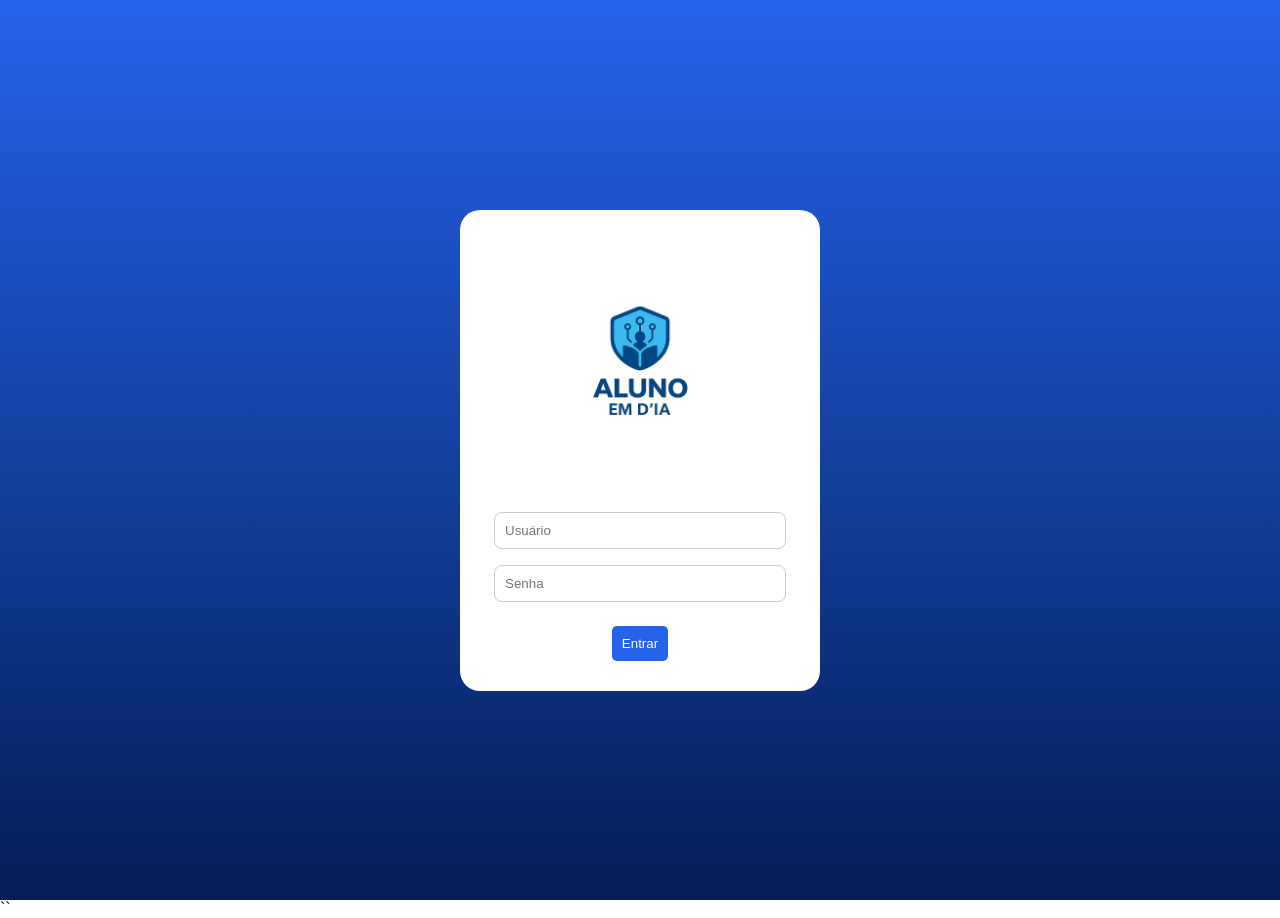
<file: index.html>
<!DOCTYPE html>
<html>
<head>
<link rel="stylesheet" href="style.css">
<script src="app.js"></script>
</head>

<body>

<div class="bg">
<div class="login-box">

<div style="background:white;padding:5px;border-radius:5px;display:inline-block;">
  <img src="logo.jpg" style="width:250px;">
</div>
<input id="usuario" placeholder="Usuário">
<input id="senha" type="password" placeholder="Senha">

<p id="erro" class="error"></p>

<button onclick="login()">Entrar</button>

</div>
</div>

</body>
</html>
``
</file>
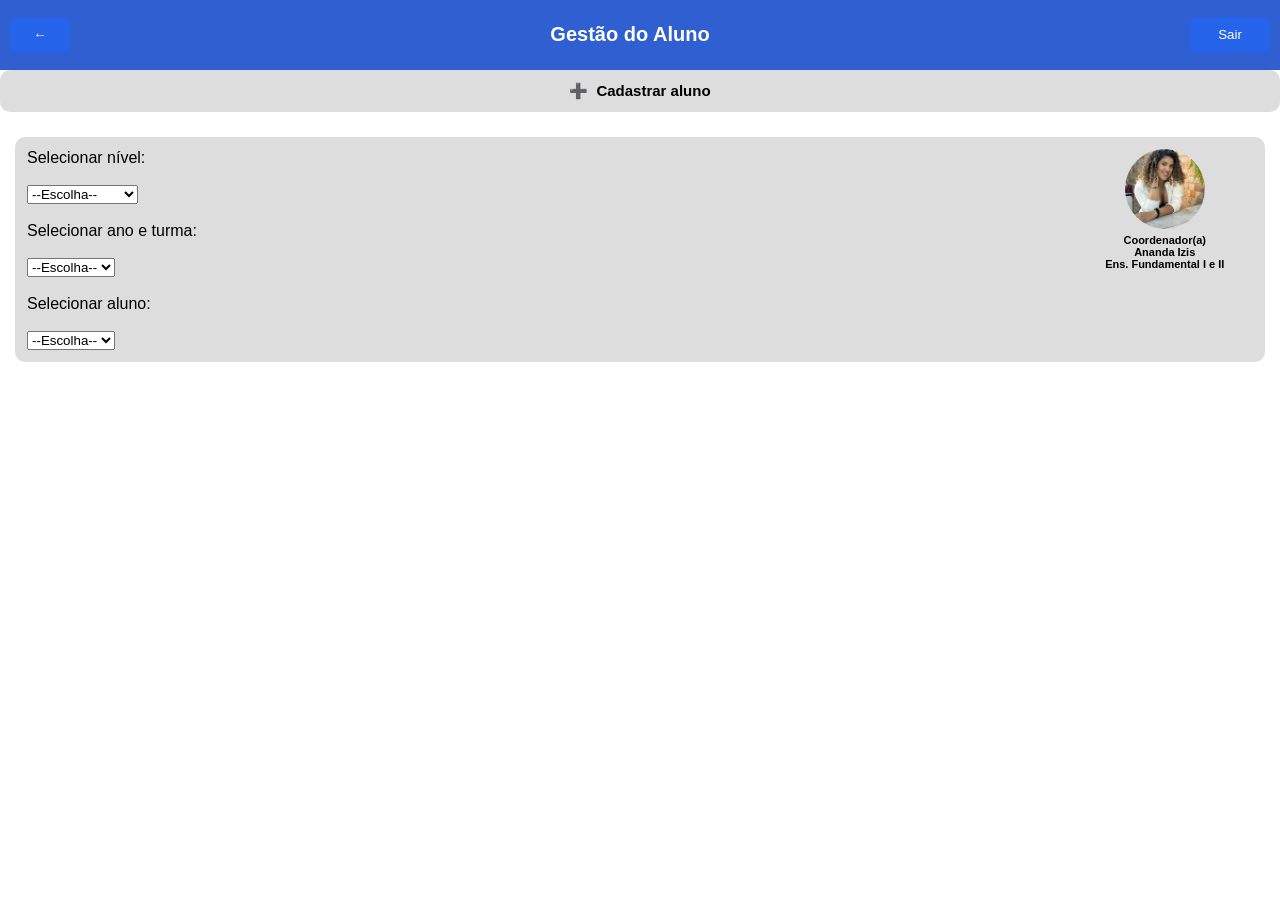
<file: aluno.html>
<!DOCTYPE html>
<html lang="pt-br">
<head>
<meta charset="UTF-8">
<link rel="stylesheet" href="style.css">
<script src="app.js"></script>
<title>Gestão do Aluno</title>
</head>

<body>

<header>
<button onclick="voltar()">←</button>
<h1 id="titulo">Gestão do Aluno</h1>
<button onclick="logout()">Sair</button>
</header>

<div class="card" style="
  display:flex;
  justify-content:center;
  align-items:center;
  gap:8px;
  cursor:pointer;
  font-weight:bold;
  font-size:15px;
" onclick="irCadastro()">

  <span style="color:green;">➕</span> Cadastrar aluno

</div>


<main>

<div class="card" style="
  display:flex;
  justify-content:space-between;
  align-items:flex-start;
">

  <!-- LADO ESQUERDO (FORMULÁRIO) -->
  <div style="width:70%;">

    <label>Selecionar nível:</label><br><br>
    <select id="selectNivel" onchange="carregarTurmas()">
      <option value="">--Escolha--</option>
      <option value="FI">Fundamental I</option>
      <option value="FII">Fundamental II</option>
    </select>

    <br><br>

    <label>Selecionar ano e turma:</label><br><br>
   <select id="selectTurma" onchange="filtrarAlunos(); atualizarProfessor();">

      <option value="">--Escolha--</option>
    </select>

    <br><br>

    <label>Selecionar aluno:</label><br><br>
    <select id="selectAluno" onchange="selecionarAluno()">
      <option value="">--Escolha--</option>
    </select>

  </div>

<div style="
  width:30%;
  display:flex;
  justify-content:space-between;
  align-items:center;
">

<!-- ✅ PROFESSOR (ESQUERDA) -->
 <div style="
  width:48%;
  display:flex;
  flex-direction:column;
  align-items:center;
  text-align:center;
">
  <img id="fotoProfessor"
       style="width:80px; height:80px; object-fit:cover; border-radius:50%; display:none;">

  <div id="legendaProfessor"
       style="font-size:11px; margin-top:5px; display:none;">
    <b>Professor(a)</b><br>
  </div>
</div>

  <!-- ✅ COORDENADOR (DIREITA) -->
 <div style="
  width:48%;
  display:flex;
  flex-direction:column;
  align-items:center;
  text-align:center;
">
  <img src="coordenador.jpg"
       style="width:80px; height:80px; object-fit:cover; border-radius:50%;">

  <div style="font-size:11px; margin-top:5px;">
    <b>Coordenador(a)<br>
	Ananda Izis<br>
    Ens. Fundamental I e II</b>
  </div>
</div>
</div>

</div>


  </div>

</div>

<br><br>


<div id="menuAluno" style="display:none;">

<div class="card" onclick="abrirAluno('perfil')">
  👤 Perfil

  <div id="perfil" class="areaAluno" onclick="event.stopPropagation()">
    
    <div class="card" id="dadosPerfil"></div>

    <div class="card" style="text-align:center;">
      <button onclick="editarPerfil()">✏️ Editar Dados</button>
    </div>

  </div>
</div>

  <div class="card" onclick="abrirAluno('desempenho')">
    📊 Desempenho
    <div id="desempenho" class="areaAluno" onclick="event.stopPropagation()">
      <div class="card">
        <div id="resumo"></div>
        <div id="listaNotas"></div>
      </div>
    </div>
  </div>

  <div class="card" onclick="abrirAluno('historico')">
    📈 Histórico
    <div id="historico" class="areaAluno" onclick="event.stopPropagation()">
      <div class="card" id="historicoDados"></div>
    </div>
  </div>



</div>



</main>

</body>
</html>
</file>
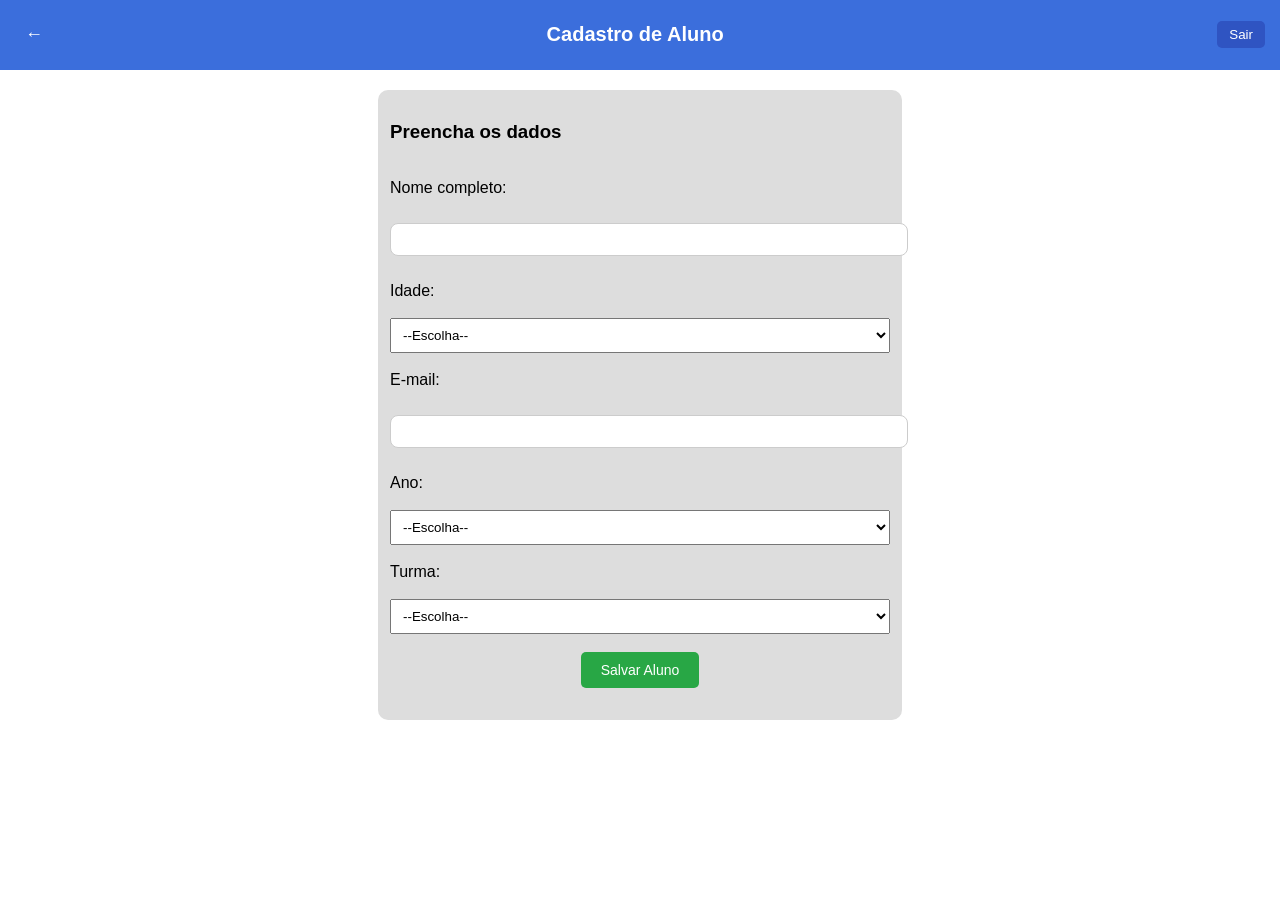
<file: cadastro.html>
<!DOCTYPE html>
<html lang="pt-br">
<head>
<script src="app.js"></script>

<meta charset="UTF-8">
<title>Cadastro de Aluno</title>

<link rel="stylesheet" href="style.css">

</head>

<body>

<!-- TOPO -->
<header style="
  display:flex;
  justify-content:space-between;
  align-items:center;
  background:#3b6edc;
  color:white;
  padding:10px 15px;
">

<button onclick="window.location.href='aluno.html'" style="
  background:none;
  border:none;
  color:white;
  font-size:18px;
  cursor:pointer;
  ">←</button>

  <h1>Cadastro de Aluno</h1>

  <button onclick="logout()" style="
    background:#2f54c2;
    border:none;
    color:white;
    padding:6px 12px;
    border-radius:5px;
    cursor:pointer;
  ">Sair</button>

</header>


<!-- FORMULÁRIO -->
<main style="padding:20px;">

  <div class="card" style="max-width:500px; margin:auto;">

    <h3>Preencha os dados</h3>

    <br>

    <label>Nome completo:</label><br><br>
    <input type="text" id="nome" style="width:100%; padding:8px;"><br><br>

    <label>Idade:</label><br><br>
    <select id="idade" style="width:100%; padding:8px;">2  <option value="">--Escolha--</option>3  <option value="5">5 anos</option>4  <option value="6">6 anos</option>5  <option value="7">7 anos</option>6  <option value="8">8 anos</option>7  <option value="9">9 anos</option>8  <option value="10">10 anos</option>9  <option value="11">11 anos</option>10  <option value="12">12 anos</option>11  <option value="13">13 anos</option>12  <option value="14">14 anos</option>13  <option value="15">15 anos</option>14  <option value="16">16 anos</option>15</select><br><br>
	
	<label>E-mail:</label><br><br>
    <input type="email" id="email" style="width:100%; padding:8px;"><br><br>

    <label>Ano:</label><br><br>
   
   <select id="ano" style="width:100%; padding:8px;">
      <option value="">--Escolha--</option>
      <option value="1">1º Ano</option>
      <option value="2">2º Ano</option>
      <option value="3">3º Ano</option>
      <option value="4">4º Ano</option>
      <option value="5">5º Ano</option>
      <option value="6">6º Ano</option>
      <option value="7">7º Ano</option>
      <option value="8">8º Ano</option>
      <option value="9">9º Ano</option>
    </select><br><br>
    <label>Turma:</label><br><br>
    <select id="turma" style="width:100%; padding:8px;">
      <option value="">--Escolha--</option>
      <option value="A">Turma A</option>
      <option value="B">Turma B</option>
    </select><br><br>

    <div style="text-align:center;">
      <button onclick="salvarAluno()" style="
        background:#28a745;
        color:white;
        border:none;
        padding:10px 20px;
        border-radius:5px;
        cursor:pointer;
        font-size:14px;
      ">
        Salvar Aluno
      </button>
	<div id="resultadoRA" style="
  margin-top:20px;
  text-align:center;
  font-weight:bold;
  font-size:16px;
  color:#333;
"></div>
 </div>

  </div>

</main>



</script>

</body>
</html>
</file>
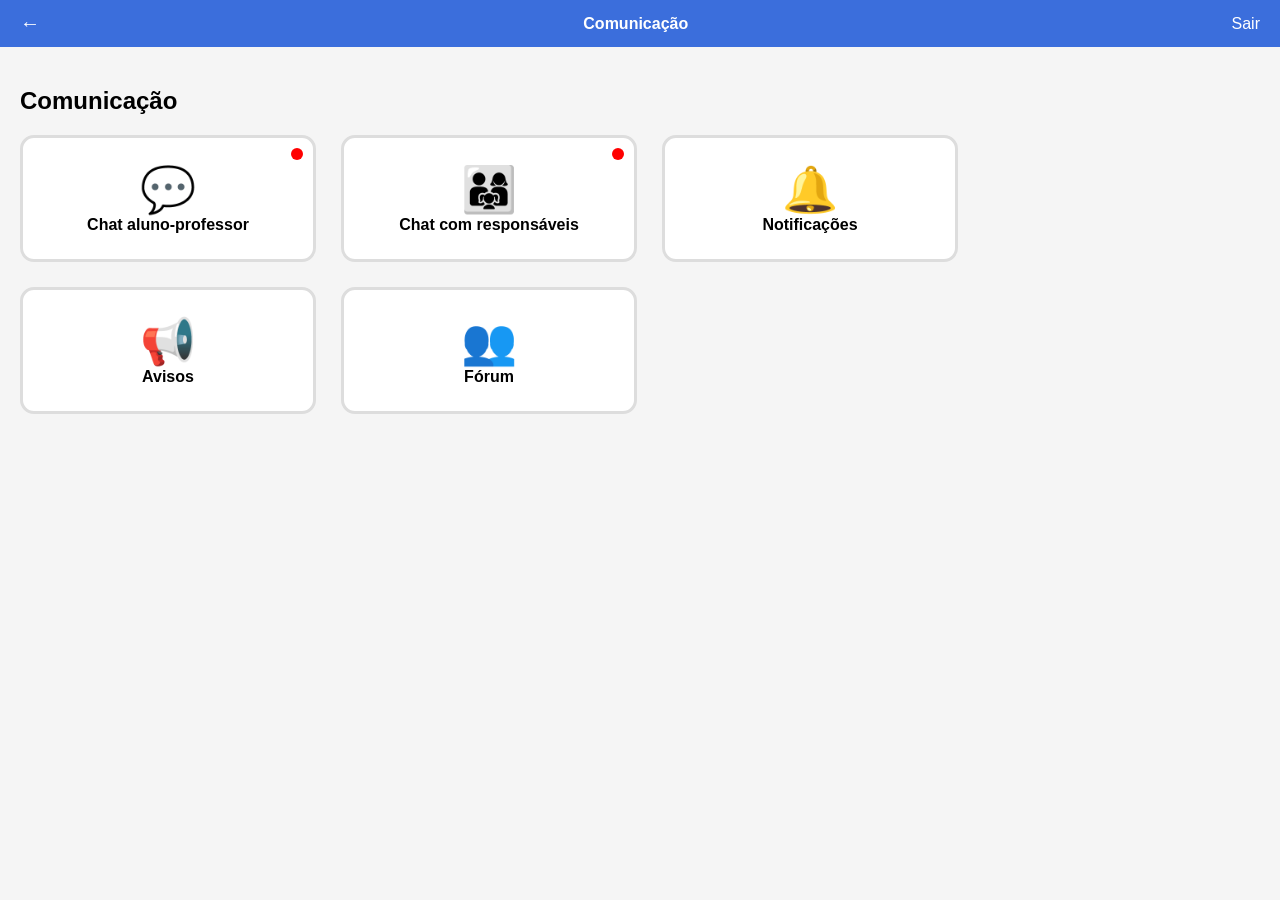
<file: comunicacao.html>
<!DOCTYPE html>
<html lang="pt-br">
<head>
<meta charset="UTF-8">
<title>Comunicação</title>
</head>

<body style="margin:0;font-family:Arial;background:#f5f5f5;">

<!-- HEADER -->
<div style="display:flex;justify-content:space-between;align-items:center;padding:12px 20px;background:#3b6edc;color:white;">
  <div onclick="voltar()" style="cursor:pointer;font-size:20px;">←</div>
  <div style="font-weight:bold;">Comunicação</div>
  <div onclick="sair()" style="cursor:pointer;">Sair</div>
</div>

<div id="conteudo" style="padding:20px;"></div>

<script>

// ================= NAV =================
function voltar(){ window.location.href="menu.html"; }
function sair(){ window.location.href="index.html"; }

// ================= CONTROLE =================
let notifAluno = true;
let notifPais = true;
let indiceAtual = 0;
let indicePais = 0;

// ================= ALUNOS =================
let conversas = [
{nome:"João Silva", turma:"3º Ano", pergunta:"Como resolver divisão com resto?"},
{nome:"Maria Souza", turma:"4º Ano", pergunta:"O que é fração?"},
{nome:"Pedro Lima", turma:"5º Ano", pergunta:"Como fazer multiplicação?"},
{nome:"Ana Beatriz", turma:"2º Ano", pergunta:"O que significa soma?"},
{nome:"Carlos Henrique", turma:"6º Ano", pergunta:"Como calcular porcentagem?"},
{nome:"Fernanda Costa", turma:"7º Ano", pergunta:"O que é equação?"},
{nome:"Lucas Martins", turma:"4º Ano", pergunta:"Como identificar substantivo?"},
{nome:"Beatriz Almeida", turma:"5º Ano", pergunta:"O que é verbo?"},
{nome:"Rafael Gomes", turma:"8º Ano", pergunta:"Como funciona regra de três?"},
{nome:"Juliana Pereira", turma:"6º Ano", pergunta:"O que é sujeito?"},
{nome:"Bruno Santos", turma:"3º Ano", pergunta:"Como fazer adição com números grandes?"},
{nome:"Patrícia Rocha", turma:"7º Ano", pergunta:"O que é predicado?"},
{nome:"Ricardo Nunes", turma:"9º Ano", pergunta:"Como calcular área?"},
{nome:"Amanda Teixeira", turma:"2º Ano", pergunta:"Como separar sílabas?"},
{nome:"Diego Ribeiro", turma:"5º Ano", pergunta:"O que são pronomes?"},
{nome:"Camila Ferreira", turma:"8º Ano", pergunta:"Como resolver expressões?"},
{nome:"Eduardo Barros", turma:"6º Ano", pergunta:"O que é advérbio?"},
{nome:"Larissa Duarte", turma:"4º Ano", pergunta:"Como escrever corretamente?"},
{nome:"Gustavo Carvalho", turma:"7º Ano", pergunta:"O que é sujeito oculto?"},
{nome:"Letícia Monteiro", turma:"3º Ano", pergunta:"Como fazer subtração com reserva?"}
];

// ================= PAIS =================
let pais = [
{nome:"Carlos Mendes", aluno:"Lucas Mendes", turma:"3º Ano", pergunta:"Gostaria de saber como está o desempenho do meu filho Lucas Mendes em matemática."},
{nome:"Fernanda Rocha", aluno:"Ana Rocha", turma:"4º Ano", pergunta:"Há dificuldades de aprendizagem para Ana Rocha?"},
{nome:"Ricardo Alves", aluno:"Pedro Alves", turma:"5º Ano", pergunta:"Pedro Alves acompanha o conteúdo adequadamente?"},
{nome:"Patrícia Gomes", aluno:"Mariana Gomes", turma:"6º Ano", pergunta:"Mariana Gomes precisa de reforço escolar?"},
{nome:"Juliana Martins", aluno:"Bruno Martins", turma:"3º Ano", pergunta:"Bruno Martins participa das aulas?"},
{nome:"Roberto Lima", aluno:"Carolina Lima", turma:"7º Ano", pergunta:"Houve ocorrência disciplinar com Carolina Lima?"},
{nome:"Camila Duarte", aluno:"Felipe Duarte", turma:"4º Ano", pergunta:"Felipe Duarte entrega atividades?"},
{nome:"Eduardo Nunes", aluno:"Rafael Nunes", turma:"5º Ano", pergunta:"Como ajudar Rafael Nunes nos estudos?"},
{nome:"Sandra Teixeira", aluno:"Larissa Teixeira", turma:"6º Ano", pergunta:"Larissa Teixeira está com bom rendimento?"},
{nome:"Marcos Barbosa", aluno:"Daniel Barbosa", turma:"8º Ano", pergunta:"Daniel Barbosa precisa de acompanhamento?"},
{nome:"Luciana Ribeiro", aluno:"Gabriel Ribeiro", turma:"7º Ano", pergunta:"Gabriel Ribeiro tem dificuldades?"},
{nome:"Gustavo Ferreira", aluno:"Eduarda Ferreira", turma:"6º Ano", pergunta:"Como melhorar o desempenho de Eduarda Ferreira?"},
{nome:"Vanessa Costa", aluno:"Matheus Costa", turma:"4º Ano", pergunta:"Matheus Costa participa das atividades?"},
{nome:"Renata Souza", aluno:"Beatriz Souza", turma:"3º Ano", pergunta:"Há observações sobre Beatriz Souza?"},
{nome:"Cláudio Santos", aluno:"Lucas Santos", turma:"5º Ano", pergunta:"Lucas Santos teve queda no desempenho?"},
{nome:"Daniela Carvalho", aluno:"Isabela Carvalho", turma:"6º Ano", pergunta:"Isabela precisa de reforço?"},
{nome:"André Lopes", aluno:"João Lopes", turma:"2º Ano", pergunta:"João Lopes acompanha a turma?"},
{nome:"Simone Barros", aluno:"Amanda Barros", turma:"7º Ano", pergunta:"Há recomendações pedagógicas para Amanda?"},
{nome:"Bruno Tavares", aluno:"Pedro Tavares", turma:"8º Ano", pergunta:"Como está a evolução de Pedro Tavares?"},
{nome:"Aline Monteiro", aluno:"Julia Monteiro", turma:"3º Ano", pergunta:"Como melhorar a organização de Julia Monteiro?"}
];

// ================= UI =================
function botaoVoltar(){
return `<div onclick="voltarInicio()" style="margin-bottom:15px;color:#3b6edc;cursor:pointer;"><b>⬅ Voltar</b></div>`;
}

function card(icon,titulo,acao,notif){
return `
<div onclick="${acao}" style="position:relative;min-width:240px;background:white;padding:25px;border-radius:14px;border:3px solid #ddd;cursor:pointer;text-align:center;">
${notif?'<div style="position:absolute;top:10px;right:10px;width:12px;height:12px;background:red;border-radius:50%;"></div>':''}
<div style="font-size:45px;">${icon}</div>
<b>${titulo}</b>
</div>`;
}

// ================= TELA INICIAL =================
function inicio(){
document.getElementById("conteudo").innerHTML=`
<h2>Comunicação</h2>
<div style="display:flex;gap:25px;flex-wrap:wrap;">
${card("💬","Chat aluno-professor","chat()",notifAluno)}
${card("👨‍👩‍👧","Chat com responsáveis","chatPais()",notifPais)}
${card("🔔","Notificações","notificacoes()")}
${card("📢","Avisos","avisos()")}
${card("👥","Fórum","forum()")}
</div>`;
}

// ================= VOLTAR =================
function voltarInicio(){
inicio();

setTimeout(()=>{
  indiceAtual = (indiceAtual + 1) % conversas.length;
  indicePais = (indicePais + 1) % pais.length;

  notifAluno = true;
  notifPais = true;

  let t = document.querySelector("h2");
  if(t && t.innerText === "Comunicação"){
    inicio();
  }
},3500);
}

// ================= CHAT ALUNO =================
function chat(){
temNotificacao=false;
let a=conversas[indiceAtual];

document.getElementById("conteudo").innerHTML=`
${botaoVoltar()}
<h2>Chat aluno-professor</h2>

<div style="background:white;padding:20px;border-radius:10px;border:2px solid #ddd;margin-bottom:10px;">
<b>Aluno:</b> ${a.nome} (${a.turma})<br><br>
<b>Pergunta:</b> ${a.pergunta}
</div>

<div id="chat-box"></div>

<input id="msg" style="width:70%;padding:10px;">
<button onclick="enviarMsg()">Enviar</button>
`;
}

function enviarMsg(){
let input=document.getElementById("msg");
let texto=input.value.trim();
if(!texto) return;

let chat=document.getElementById("chat-box");
chat.innerHTML+=`<p><b>Professor:</b> ${texto}</p>`;
input.value="";
}

// ================= CHAT PAIS =================
function chatPais(){
 temNotificacao = false;
let p=pais[indicePais];

document.getElementById("conteudo").innerHTML=`
${botaoVoltar()}
<h2>Chat com responsáveis</h2>

<div style="background:white;padding:20px;border-radius:10px;border:2px solid #ddd;margin-bottom:10px;">
<b>Responsável:</b> ${p.nome}<br>
<b>Aluno:</b> ${p.aluno}<br>
<b>Turma:</b> ${p.turma}<br><br>
<b>Mensagem:</b> ${p.pergunta}
</div>

<div id="chat-box2"></div>

<input id="msg2" style="width:70%;padding:10px;">
<button onclick="enviarMsgPais()">Enviar</button>
`;
}

function enviarMsgPais(){
let input=document.getElementById("msg2");
let texto=input.value.trim();
if(!texto) return;

let chat=document.getElementById("chat-box2");
chat.innerHTML+=`<p><b>Professor:</b> ${texto}</p>`;
input.value="";
}

// ================= NOTIFICAÇÕES =================
function notificacoes(){
document.getElementById("conteudo").innerHTML = `
${botaoVoltar()}
<h2>Notificações</h2>

${itemNotif("📌 Pendência em atividade avaliativa","detalhe('Pendência','Atividade não lançada no sistema','Atualizar registro')")}
${itemNotif("📌 Avaliação institucional agendada","detalhe('Avaliação','Aplicação obrigatória','Sexta-feira')")}
${itemNotif("📌 Lançamento de notas pendente","detalhe('Notas','Pendentes no sistema','Regularizar lançamento')")}
${itemNotif("📌 Atualização de conteúdo programático","detalhe('Conteúdo','Novo material disponível','Revisar disciplina')")}
${itemNotif("📌 Convocação para reunião pedagógica","detalhe('Reunião','Segunda-feira 14h','Participação obrigatória')")}
${itemNotif("📌 Acompanhamento de aluno requerido","detalhe('Aluno','Baixo rendimento','Realizar acompanhamento')")}
${itemNotif("📌 Planejamento semanal pendente","detalhe('Planejamento','Semana atual','Atualizar conteúdo')")}
${itemNotif("📌 Registro de frequência inconsistente","detalhe('Frequência','Inconsistência detectada','Revisar registro')")}
${itemNotif("📌 Atualização de diário de classe","detalhe('Diário','Atualização pendente','Preencher sistema')")}
${itemNotif("📌 Revisão de avaliações solicitada","detalhe('Avaliações','Revisão necessária','Verificar notas')")}
${itemNotif("📌 Aluno com baixa frequência","detalhe('Aluno','Frequência crítica','Acompanhar situação')")}
${itemNotif("📌 Inserção de conteúdos atrasados","detalhe('Conteúdo','Atraso detectado','Regularizar plano')")}
${itemNotif("📌 Pendência em lançamento de atividade","detalhe('Atividade','Registro não encontrado','Inserir atividade')")}
${itemNotif("📌 Atualização pedagógica obrigatória","detalhe('Pedagógico','Atualização requerida','Acessar sistema')")}
${itemNotif("📌 Solicitação de relatório docente","detalhe('Relatório','Solicitado','Entregar no prazo')")}
${itemNotif("📌 Prazo para envio de notas próximo","detalhe('Notas','Prazo encerrando','Atualizar sistema')")}
${itemNotif("📌 Avaliação parcial não registrada","detalhe('Avaliação','Ausência de registro','Inserir dados')")}
${itemNotif("📌 Mudança no cronograma escolar","detalhe('Calendário','Ajuste realizado','Verificar datas')")}
${itemNotif("📌 Atualização de dados acadêmicos","detalhe('Sistema','Dados desatualizados','Corrigir')")}
${itemNotif("📌 Controle de desempenho solicitado","detalhe('Desempenho','Análise requerida','Gerar relatório')")}
`;
}

function itemNotif(texto,acao){
return `<div onclick="${acao}" style="background:white;padding:15px;margin:10px 0;border-radius:10px;border:2px solid #ddd;cursor:pointer;">
${texto}</div>`;
}

function atividade(){detalhe("Pendência","Turma","Atividade não lançada");}
function prova(){detalhe("Avaliação","Aplicação obrigatória","Data definida");}
function notas(){detalhe("Notas","Pendentes","Atualizar sistema");}
function material(){detalhe("Conteúdo","Atualizado","Revisar");}

function detalhe(t,l1,l2){
document.getElementById("conteudo").innerHTML=`
${botaoVoltar()}
<h2>${t}</h2>
<div style="background:white;padding:20px;border-radius:10px;border:2px solid #ddd;">
${l1}<br><br>${l2}
</div>`;
}

// ================= OUTROS =================
function avisos(){
document.getElementById("conteudo").innerHTML = `
${botaoVoltar()}
<h2>Avisos da escola</h2>

${itemAviso("📢 Reunião de pais","Agendada para próxima semana")}
${itemAviso("📢 Evento pedagógico","Semana pedagógica confirmada")}
${itemAviso("📢 Alteração no calendário","Datas atualizadas")}
${itemAviso("📢 Formação docente","Curso obrigatório")}
${itemAviso("📢 Feira de ciências","Participação aberta")}
${itemAviso("📢 Atualização do sistema","Manutenção programada")}
${itemAviso("📢 Novo regulamento","Documento disponível")}
${itemAviso("📢 Avaliação externa","Aplicação confirmada")}
${itemAviso("📢 Orientação pedagógica","Material liberado")}
${itemAviso("📢 Supervisão de aulas","Cronograma ativo")}
${itemAviso("📢 Semana de provas","Datas liberadas")}
${itemAviso("📢 Projeto interdisciplinar","Participação obrigatória")}
${itemAviso("📢 Reforço escolar","Horários definidos")}
${itemAviso("📢 Atualização acadêmica","Sistema liberado")}
${itemAviso("📢 Diretrizes escolares","Nova política")}
${itemAviso("📢 Aula especial","Agendada")}
${itemAviso("📢 Evento institucional","Participar")}
${itemAviso("📢 Treinamento interno","Confirmado")}
${itemAviso("📢 Comunicados gerais","Consultar painel")}
${itemAviso("📢 Mudança curricular","Atualização aplicada")}
`;
}

function forum(){
document.getElementById("conteudo").innerHTML = `
${botaoVoltar()}
<h2>Fórum / Comunidade</h2>

${itemForum("💬 Discussão sobre desempenho em matemática")}
${itemForum("💬 Estratégias de ensino")}
${itemForum("💬 Práticas pedagógicas")}
${itemForum("💬 Dificuldades dos alunos")}
${itemForum("💬 Avaliações escolares")}
${itemForum("💬 Gestão de sala")}
${itemForum("💬 Uso de tecnologia")}
${itemForum("💬 Metodologias ativas")}
${itemForum("💬 Ensino híbrido")}
${itemForum("💬 Avaliação diagnóstica")}
${itemForum("💬 Planejamento de aula")}
${itemForum("💬 Comunicação com pais")}
${itemForum("💬 Inclusão escolar")}
${itemForum("💬 Ensino de leitura")}
${itemForum("💬 Aprendizagem colaborativa")}
${itemForum("💬 Ensino de português")}
${itemForum("💬 Projetos escolares")}
${itemForum("💬 Acompanhamento pedagógico")}
${itemForum("💬 Motivação do aluno")}
${itemForum("💬 Avaliação contínua")}
`;
}

function itemAviso(titulo,desc){
return `
<div style="background:white;padding:15px;margin:10px 0;border-radius:10px;border:2px solid #ddd;">
<b>${titulo}</b><br><br>${desc}
</div>`;
}

function itemForum(texto){
return `
<div style="background:white;padding:15px;margin:10px 0;border-radius:10px;border:2px solid #ddd;">
${texto}
</div>`;
}

// START
inicio();

</script>

</body>
</html>
</file>
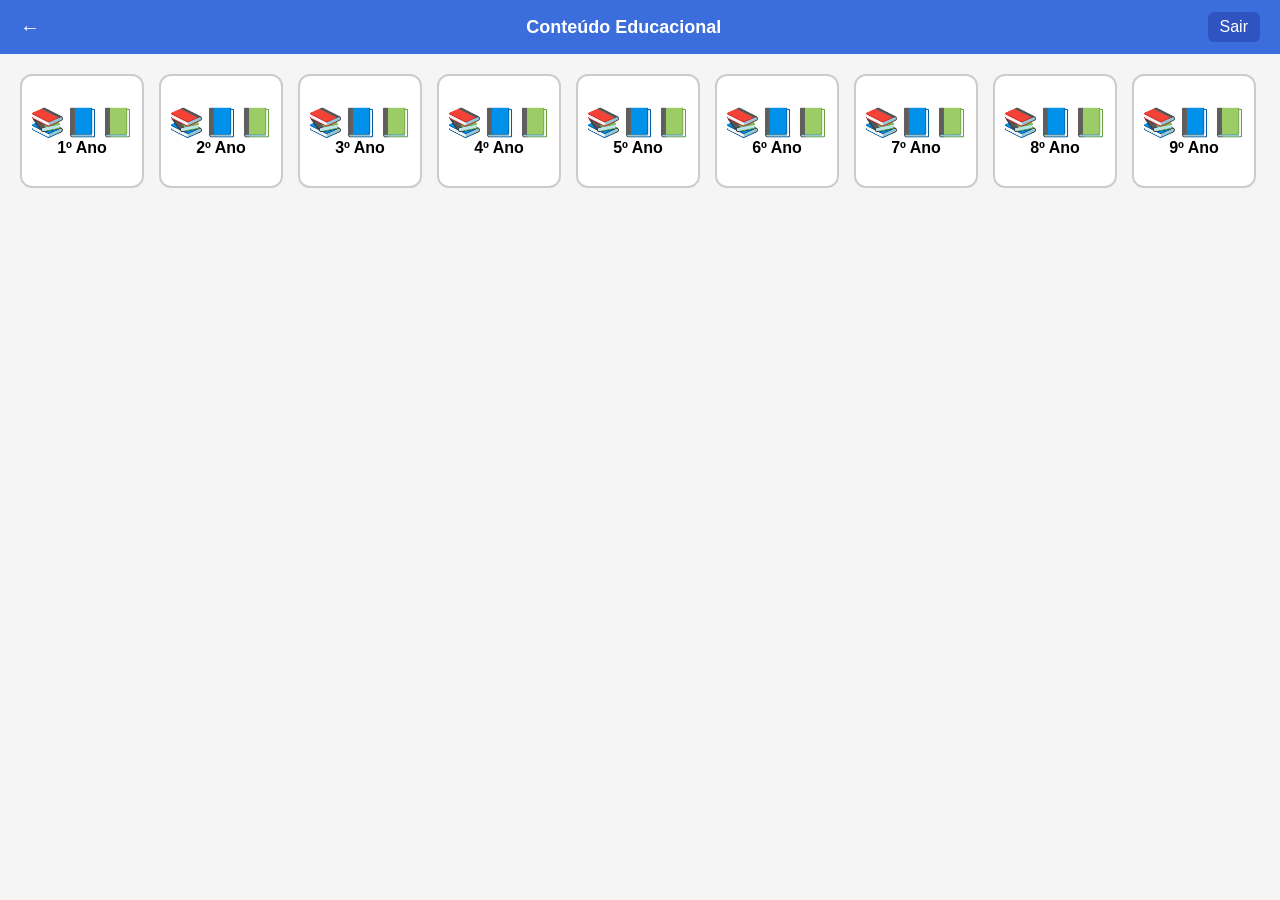
<file: conteudo.html>
<!DOCTYPE html>
<html lang="pt-br">
<head>
<meta charset="UTF-8">
<title>Conteúdo Educacional</title>
</head>

<body style="margin:0; font-family:Arial; background:#f5f5f5;">

<!-- ✅ HEADER -->
<div style="
  display:flex;
  justify-content:space-between;
  align-items:center;
  padding:12px 20px;
  background:#3b6edc;
  color:white;
">

  <div onclick="voltar()" style="cursor:pointer;font-size:20px;">←</div>

  <div style="font-size:18px; font-weight:bold;">
    Conteúdo Educacional
  </div>

  <div onclick="sair()" style="
    background:#2f54c2;
    padding:6px 12px;
    border-radius:6px;
    cursor:pointer;
  ">Sair</div>

</div>

<!-- ✅ CONTAINER ANOS -->
<div id="anos" style="
  display:flex;
  gap:15px;
  padding:20px;
  overflow-x:auto;
"></div>

<!-- ✅ CONTEÚDO -->
<div id="conteudo" style="padding:20px;"></div>

<script>

// ✅ NAVEGAÇÃO
function voltar(){
  window.location.href = "menu.html";
}

function sair(){
  window.location.href = "index.html";
}

// ✅ DADOS REAIS (POR ANO)
const dados = {
  1: ["https://www.youtube.com/watch?v=maXdSId0FvI","https://www.youtube.com/watch?v=y9AbwrdOhTw","https://www.youtube.com/watch?v=D0PSNA4na3M"],
  2: ["https://www.youtube.com/watch?v=D-kpguzEO0s","https://www.youtube.com/watch?v=PabyuB5v-W8","https://www.youtube.com/watch?v=eQ_mptGOHW8"],
  3: ["https://www.youtube.com/watch?v=L4smfNoMKb8","https://www.youtube.com/watch?v=mcCXY-N8CXs","https://www.youtube.com/watch?v=zoS60fupFQU"],
  4: ["https://www.youtube.com/watch?v=3JZ_D3ELwOQ","https://www.youtube.com/watch?v=Zi_XLOBDo_Y","https://www.youtube.com/watch?v=ktvTqknDobU"],
  5: ["https://www.youtube.com/watch?v=JGwWNGJdvx8","https://www.youtube.com/watch?v=RgKAFK5djSk","https://www.youtube.com/watch?v=2Vv-BfVoq4g"],
  6: ["https://www.youtube.com/watch?v=fRh_vgS2dFE","https://www.youtube.com/watch?v=60ItHLz5WEA","https://www.youtube.com/watch?v=hT_nvWreIhg"],
  7: ["https://www.youtube.com/watch?v=kXYiU_JCYtU","https://www.youtube.com/watch?v=ktvTqknDobU","https://www.youtube.com/watch?v=Zi_XLOBDo_Y"],
  8: ["https://www.youtube.com/watch?v=JGwWNGJdvx8","https://www.youtube.com/watch?v=2Vv-BfVoq4g","https://www.youtube.com/watch?v=RgKAFK5djSk"],
  9: ["https://www.youtube.com/watch?v=fRh_vgS2dFE","https://www.youtube.com/watch?v=60ItHLz5WEA","https://www.youtube.com/watch?v=hT_nvWreIhg"]
};

window.onload = function(){

  const containerConteudo = document.getElementById("conteudo");
  const container = document.getElementById("anos");

  if(!container){
    console.error("Elemento #anos não encontrado");

  } else {

    for(let i=1;i<=9;i++){

      let card = document.createElement("div");

      card.style.cssText = `
        min-width:120px;
        height:110px;
        background:white;
        border-radius:12px;
        display:flex;
        flex-direction:column;
        align-items:center;
        justify-content:center;
        cursor:pointer;
        border:2px solid #ccc;
        transition:0.3s;
      `;

      card.innerHTML = `
        <div style="font-size:28px;">📚📘📗</div>
        <div><b>${i}º Ano</b></div>
      `;

      card.onmouseover = () => {
        card.style.border = "2px solid #3b6edc";
        card.style.transform = "scale(1.05)";
      };

      card.onmouseout = () => {
        card.style.border = "2px solid #ccc";
        card.style.transform = "scale(1)";
      };

card.onclick = () => {

  // remove seleção de todos
  document.querySelectorAll("#anos div").forEach(c => {
    c.style.background = "white";
  });

  // destaca selecionado
  card.style.background = "#cce5ff";

  // ✅ chama o menu novo
  mostrarMenuAno(i);

};

      // ✅ ESSENCIAL
      container.appendChild(card);
    }

  }

};


// ✅ LISTA
function lista(videos, ano){

  let html = "";

  for(let i=0;i<10;i++){
    let url = videos[i % videos.length];

    html += `
      <div onclick="abrir('${url}')" style="
        padding:10px;
        border-bottom:1px solid #eee;
        cursor:pointer;
      ">
        ▶ Vídeo Aula ${i+1} - ${ano}º Ano
      </div>
    `;
  }

  return html;
}




// ✅ CARREGAR CONTEÚDO
function carregar(ano){

  let vids = dados[ano];

  document.getElementById("conteudo").innerHTML = `
    <h2>${ano}º Ano</h2>
<div onclick="mostrarMenuAno(${ano})" style="
    cursor:pointer;
    margin-bottom:15px;
    font-weight:bold;
    color:#3b6edc;
  ">
    ⬅ Voltar
  </div>
    <div style="display:flex; gap:20px; overflow-x:auto;">

      <div style="min-width:250px;background:white;padding:15px;border-radius:10px;">
       <h3>📘 Matemática</h3>
${lista(vids, ano)}

      </div>

      <div style="min-width:250px;background:white;padding:15px;border-radius:10px;">
       <h3>📖 Português</h3>
${lista(vids, ano)}
      </div>

      <div style="min-width:250px;background:white;padding:15px;border-radius:10px;">
        <h3>🌱 Ciências</h3>
        ${lista(vids, ano)}
      </div>

    </div>
  `;
}

// ✅ ABRIR VIDEO
function abrir(url){
  window.open(url);
}

function mostrarMenuAno(ano){

  document.getElementById("conteudo").innerHTML = `

  
<h2>${ano}º Ano</h2>
<div style="display:flex; gap:25px; flex-wrap:wrap; padding:10px;">

  <!-- 🎥 VIDEOAULAS -->
  <div onclick="carregar(${ano})"
       onmouseover="this.style.border='3px solid #3b6edc'; this.style.transform='scale(1.05)'; this.style.boxShadow='0 6px 15px rgba(0,0,0,0.15)'"
       onmouseout="this.style.border='3px solid #e0e0e0'; this.style.transform='scale(1)'; this.style.boxShadow='none'"
       style="
    min-width:240px;
    background:white;
    padding:25px;
    border-radius:14px;
    cursor:pointer;
    border:3px solid #e0e0e0;
    transition:0.25s;
    display:flex;
    flex-direction:column;
    align-items:center;
    justify-content:center;
  ">
    <div style="font-size:45px;">🎥</div>
    <div style="margin-top:10px; font-weight:bold;">Videoaulas</div>
  </div>

  <!-- 🧠 EXERCÍCIOS -->
  <div onclick="exercicios(${ano})"
       onmouseover="this.style.border='3px solid #3b6edc'; this.style.transform='scale(1.05)'; this.style.boxShadow='0 6px 15px rgba(0,0,0,0.15)'"
       onmouseout="this.style.border='3px solid #e0e0e0'; this.style.transform='scale(1)'; this.style.boxShadow='none'"
       style="
    min-width:240px;
    background:white;
    padding:25px;
    border-radius:14px;
    cursor:pointer;
    border:3px solid #e0e0e0;
    transition:0.25s;
    display:flex;
    flex-direction:column;
    align-items:center;
    justify-content:center;
  ">
    <div style="font-size:45px;">🧠</div>
    <div style="margin-top:10px; font-weight:bold;">Exercícios</div>
  </div>

  <!-- 📊 SIMULADOS -->
  <div onclick="simulados(${ano})"
       onmouseover="this.style.border='3px solid #3b6edc'; this.style.transform='scale(1.05)'; this.style.boxShadow='0 6px 15px rgba(0,0,0,0.15)'"
       onmouseout="this.style.border='3px solid #e0e0e0'; this.style.transform='scale(1)'; this.style.boxShadow='none'"
       style="
    min-width:240px;
    background:white;
    padding:25px;
    border-radius:14px;
    cursor:pointer;
    border:3px solid #e0e0e0;
    transition:0.25s;
    display:flex;
    flex-direction:column;
    align-items:center;
    justify-content:center;
  ">
    <div style="font-size:45px;">📊</div>
    <div style="margin-top:10px; font-weight:bold;">Simulados</div>
 </div>

</div>
`;
}

function exercicios(ano){

 const links = [
  {
    nome: "🧮 Exercícios de Matemática",
    url: "https://www.todamateria.com.br/exercicios-de-matematica/"
  },
  {
    nome: "📖 Exercícios de Português",
    url: "https://www.todamateria.com.br/exercicios-de-portugues/"
  },
  {
    nome: "🌱 Exercícios de Ciências",
    url: "https://www.todamateria.com.br/exercicios-de-ciencias/"
  }
];

  let html = `
  <div onclick="mostrarMenuAno(${ano})" style="
    cursor:pointer;
    margin-bottom:15px;
    font-weight:bold;
    color:#3b6edc;
  ">
    ⬅ Voltar
  </div>

  <h2>Exercícios - ${ano}º Ano</h2>
`;

  links.forEach((item, i) => {
    html += `
      <div onclick="window.open('${item.url}')" 
     onmouseover="this.style.border='2px solid #3b6edc'; this.style.transform='scale(1.02)'" 
     onmouseout="this.style.border='2px solid #ddd'; this.style.transform='scale(1)'"
     style="
  background:white;
  padding:15px;
  margin:10px 0;
  border-radius:10px;
  cursor:pointer;
  border:2px solid #ddd;
  transition:0.2s;
">
        🧠 ${item.nome} - ${ano}º Ano
      </div>
    `;
  });

  document.getElementById("conteudo").innerHTML = html;
}
function simulados(ano){

  const simulados = [
    {
      nome: "🧮 Simulado de Matemática",
      url: "https://www.todamateria.com.br/exercicios-de-matematica/"
    },
    {
      nome: "📖 Simulado de Português",
      url: "https://www.todamateria.com.br/exercicios-de-portugues/"
    },
    {
      nome: "🌱 Simulado de Ciências",
      url: "https://www.todamateria.com.br/exercicios-de-ciencias/"
    }
  ];

 let html = `
  <div onclick="mostrarMenuAno(${ano})" style="
    cursor:pointer;
    margin-bottom:15px;
    font-weight:bold;
    color:#3b6edc;
  ">
    ⬅ Voltar
  </div>

  <h2>Simulados - ${ano}º Ano</h2>
`;
``

  simulados.forEach(item => {
    html += `
     <div onclick="window.open('${item.url}')" 
     onmouseover="this.style.border='2px solid #3b6edc'; this.style.transform='scale(1.02)'" 
     onmouseout="this.style.border='2px solid #ddd'; this.style.transform='scale(1)'"
     style="
  background:white;
  padding:15px;
  margin:10px 0;
  border-radius:10px;
  cursor:pointer;
  border:2px solid #ddd;
  transition:0.2s;
">
        ${item.nome} - ${ano}º Ano
      </div>
    `;
  });

  document.getElementById("conteudo").innerHTML = html;
}

</script>

</body>
</html>
</file>
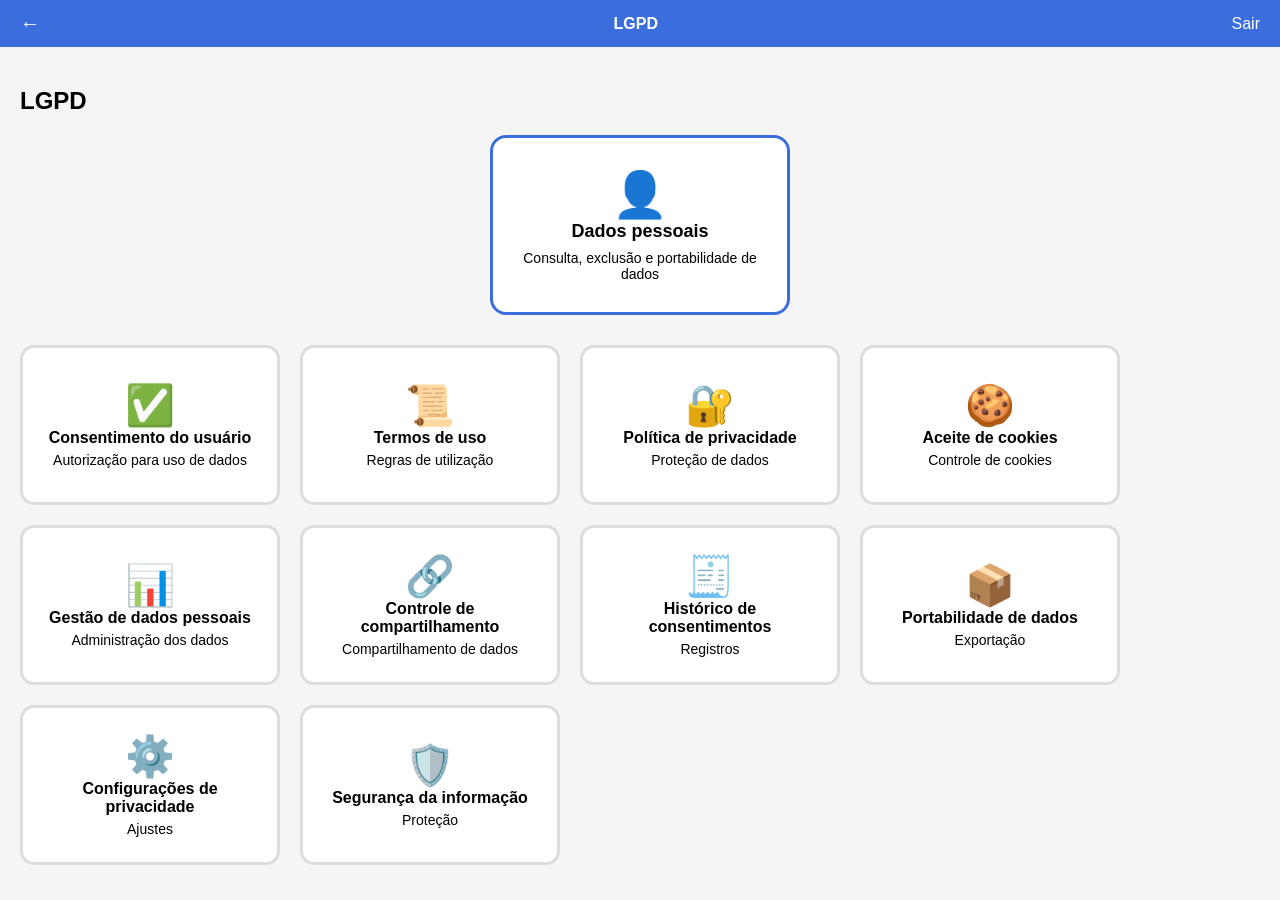
<file: lgpd.html>
<!DOCTYPE html>
<html lang="pt-br">
<head>
<meta charset="UTF-8">
<title>LGPD</title>

<style>
*{box-sizing:border-box}

.modal{
position:fixed;
top:0;left:0;
width:100%;height:100%;
background:rgba(0,0,0,0.5);
display:flex;
justify-content:center;
align-items:center;
z-index:999;
}

.caixa{
background:white;
padding:25px;
border-radius:10px;
width:350px;
position:relative;
}

button{
margin-top:10px;
padding:10px;
cursor:pointer;
}
</style>

</head>

<body style="margin:0;font-family:Arial;background:#f5f5f5;overflow-x:hidden;">

<!-- HEADER -->
<div style="display:flex;justify-content:space-between;align-items:center;padding:12px 20px;background:#3b6edc;color:white;">
  <div onclick="voltar()" style="cursor:pointer;font-size:20px;">←</div>
  <div style="font-weight:bold;">LGPD</div>
  <div onclick="sair()" style="cursor:pointer;">Sair</div>
</div>

<div id="conteudo" style="padding:20px;"></div>

<script>

// NAV
function voltar(){ window.location.href="menu.html"; }
function sair(){ window.location.href="index.html"; }

// VOLTAR INTERNO
function botaoVoltar(){
return `<div onclick="inicio()" style="margin-bottom:15px;color:#3b6edc;font-weight:bold;cursor:pointer;">⬅ Voltar</div>`;
}

// CARD
function cardLgpd(icon,titulo,desc){
return `
<div onclick="detalhe('${titulo}')"
style="
width:260px;height:160px;
flex:0 0 260px;
background:white;padding:20px;
border-radius:14px;border:3px solid #ddd;
cursor:pointer;text-align:center;
display:flex;flex-direction:column;justify-content:center;
transition:0.25s;"
onmouseover="this.style.border='3px solid #3b6edc';this.style.transform='scale(1.02)'"
onmouseout="this.style.border='3px solid #ddd';this.style.transform='scale(1)'"
>
<div style="font-size:40px;">${icon}</div>
<b>${titulo}</b>

<div style="font-size:14px;overflow:hidden;margin-top:5px;">
${desc}
</div>

</div>`;
}

// INICIO
function inicio(){
document.getElementById("conteudo").innerHTML=`

<h2>LGPD</h2>

<!-- TOPO -->
<div style="display:flex;justify-content:center;margin-bottom:30px;">

<div onclick="detalhe('Dados pessoais')"
style="width:300px;height:180px;background:white;padding:25px;border-radius:16px;border:3px solid #3b6edc;cursor:pointer;text-align:center;display:flex;flex-direction:column;justify-content:center;"
>

<div style="font-size:45px;">👤</div>
<b style="font-size:18px;">Dados pessoais</b>

<div style="margin-top:8px;font-size:14px;">
Consulta, exclusão e portabilidade de dados
</div>

</div>
</div>

<!-- RESTANTE -->
<div style="display:flex;flex-wrap:wrap;gap:20px;">

${cardLgpd("✅","Consentimento do usuário","Autorização para uso de dados")}
${cardLgpd("📜","Termos de uso","Regras de utilização")}
${cardLgpd("🔐","Política de privacidade","Proteção de dados")}
${cardLgpd("🍪","Aceite de cookies","Controle de cookies")}
${cardLgpd("📊","Gestão de dados pessoais","Administração dos dados")}
${cardLgpd("🔗","Controle de compartilhamento","Compartilhamento de dados")}
${cardLgpd("🧾","Histórico de consentimentos","Registros")}
${cardLgpd("📦","Portabilidade de dados","Exportação")}
${cardLgpd("⚙️","Configurações de privacidade","Ajustes")}
${cardLgpd("🛡️","Segurança da informação","Proteção")}

</div>
`;
}

// DETALHE
function detalhe(titulo){

if(titulo==="Dados pessoais"){
document.getElementById("conteudo").innerHTML=`
${botaoVoltar()}
<h2>Dados pessoais</h2>

${itemDados("📄","Consulta de dados")}
${itemDados("❌","Exclusão de dados")}
${itemDados("📦","Portabilidade de dados")}
`;
return;
}

document.getElementById("conteudo").innerHTML=`
${botaoVoltar()}
<h2>${titulo}</h2>
<div style="background:white;padding:20px;border-radius:10px;border:2px solid #ddd;">
Conteúdo informativo sobre ${titulo}.
</div>`;
}

// ITENS
function itemDados(icon,titulo){
return `
<div onclick="acaoDados('${titulo}')"
style="background:white;padding:15px;margin:10px 0;border-radius:10px;border:2px solid #ddd;cursor:pointer;">
<b>${icon} ${titulo}</b>
</div>`;
}

// AÇÕES
function acaoDados(tipo){
if(tipo==="Consulta de dados") abrirConsulta();
if(tipo==="Exclusão de dados") abrirExclusao();
if(tipo==="Portabilidade de dados") abrirPortabilidade();
}

// CONSULTA
function abrirConsulta(){
document.body.insertAdjacentHTML("beforeend",`
<div class="modal">
<div class="caixa">
<h3>Consulta de dados</h3>
<p>Solicitação realizada com sucesso.</p>
<p>Verifique seu e-mail cadastrado (incluindo spam).</p>
<button onclick="fecharModal()">Fechar</button>
</div>
</div>
`);
}

// EXCLUSÃO
function abrirExclusao(){
document.body.insertAdjacentHTML("beforeend",`
<div class="modal">
<div class="caixa">
<h3>Exclusão de dados</h3>
<p>Esta ação é irreversível. Deseja continuar?</p>
<button onclick="confirmarExclusao()">Sim</button>
<button onclick="fecharModal()">Não</button>
</div>
</div>
`);
}

function confirmarExclusao(){
window.location.href="index.html";
}

// PORTABILIDADE
function abrirPortabilidade(){
document.body.insertAdjacentHTML("beforeend",`

<div class="modal">
<div class="caixa">

<div onclick="fecharModal()" style="
position:absolute;
top:10px;
right:15px;
cursor:pointer;
font-weight:bold;">✖</div>

<h3>Portabilidade de dados</h3>

<input id="empresa" placeholder="Nome da empresa"
style="width:100%;padding:10px;margin-bottom:10px;">

<input id="cnpj" placeholder="CNPJ (14 caracteres)"
oninput="formatarCNPJ(this)"
style="width:100%;padding:10px;margin-bottom:10px;">

<input id="email" placeholder="E-mail da empresa"
style="width:100%;padding:10px;margin-bottom:10px;">

<button onclick="enviarPort()">Enviar</button>
<button onclick="fecharModal()">Cancelar</button>

<div id="msgPort"></div>

</div>
</div>
`);
}

// CNPJ
function formatarCNPJ(input){
let valor=input.value.replace(/[^a-zA-Z0-9]/g,'');
input.value=valor.substring(0,14);
}

// ENVIO
function enviarPort(){
let email=document.getElementById("email").value;
let msg=document.getElementById("msgPort");

if(!email.includes("@")){
msg.innerHTML="<span style='color:red'>E-mail inválido</span>";
return;
}

msg.innerHTML="<span style='color:green'>Solicitação enviada com sucesso ✅</span>";
}

// FECHAR
function fecharModal(){
let m=document.querySelector(".modal");
if(m) m.remove();
}

// START
inicio();

</script>

</body>
</html>
</file>
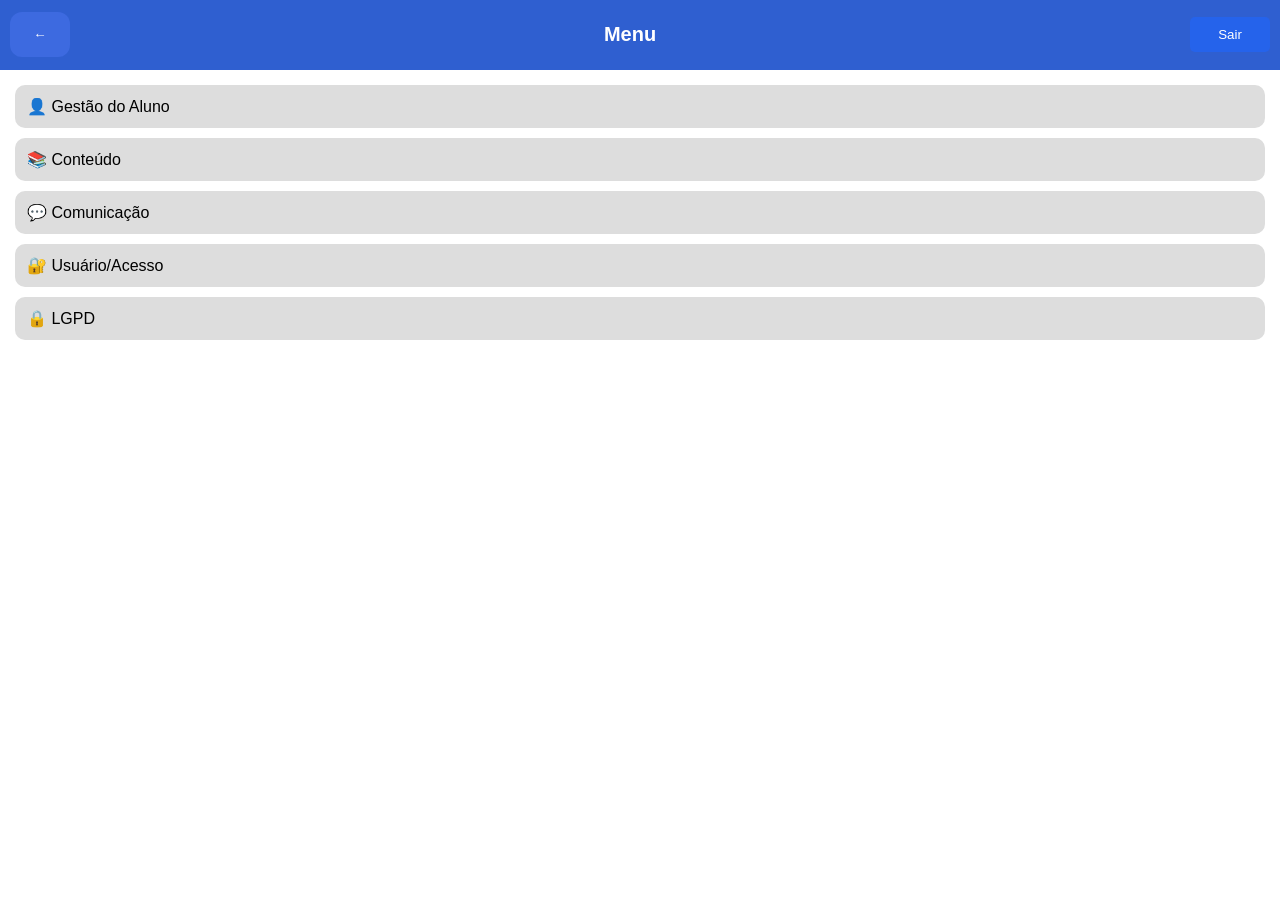
<file: menu.html>
<!DOCTYPE html>
<html lang="pt-br">
<head>
<meta charset="UTF-8">
<link rel="stylesheet" href="style.css">
<script src="app.js"></script>
<title>Menu</title>
</head>

<body>

<header>
<button onclick="history.back()" class="btn-header">←</button>
<h1 id="titulo">Menu</h1>
<button onclick="logout()">Sair</button>
</header>

<main>

<div class="card" onclick="window.location='aluno.html'">👤 Gestão do Aluno</div>
<div class="card" onclick="window.location='conteudo.html'">📚 Conteúdo</div>
<div class="card" onclick="window.location='comunicacao.html'">💬 Comunicação</div>
<div class="card" onclick="window.location='usuario.html'">🔐 Usuário/Acesso</div>
<div class="card" onclick="window.location='lgpd.html'">🔒 LGPD</div>

</main>

</body>
</html>
</file>
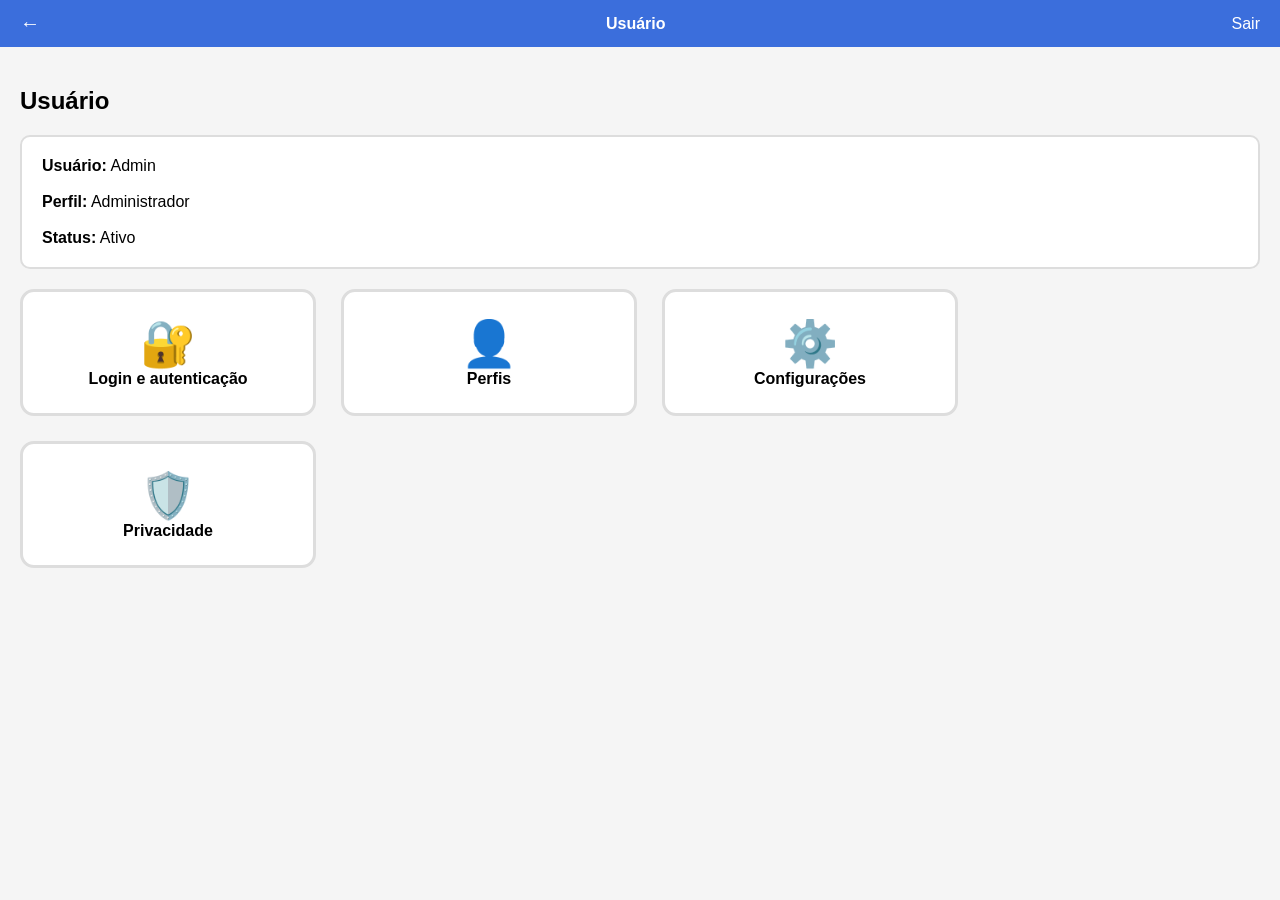
<file: usuario.html>
<!DOCTYPE html>
<html lang="pt-br">
<head>
<meta charset="UTF-8">
<title>Usuário</title>
</head>

<body style="margin:0;font-family:Arial;background:#f5f5f5;">

<div style="display:flex;justify-content:space-between;align-items:center;padding:12px 20px;background:#3b6edc;color:white;">
  <div onclick="voltar()" style="cursor:pointer;font-size:20px;">←</div>
  <div style="font-weight:bold;">Usuário</div>
  <div onclick="sair()" style="cursor:pointer;">Sair</div>
</div>

<div id="conteudo" style="padding:20px;"></div>

<script>

// ================= USUÁRIO =================
let usuarioLogado = localStorage.getItem("usuario") || "admin";

// ✅ COLOQUE AQUI (fora de qualquer função!)
function formatarNome(nome){
  return nome.charAt(0).toUpperCase() + nome.slice(1);
}
function obterPerfil(usuario){

  let senha = localStorage.getItem("senha");

  // ✅ REGRA PRIORITÁRIA
  if(senha === "123456") return "Pais";

  if(usuario === "admin") return "Administrador";
  if(usuario === "ananda") return "Professor";
  if(usuario === "pai") return "Pais";

  return "Aluno";
}


let perfilLogado = obterPerfil(usuarioLogado);

// ================= RESET SENHA =================
function resetarSenha(){
  let chave = "senha_" + usuarioLogado;
  localStorage.setItem(chave,"123");
}

// ================= NAV =================
function voltar(){
  resetarSenha();
  window.location.href="menu.html";
}

function sair(){
  resetarSenha();
  window.location.href="index.html";
}

// ================= UI =================
function botaoVoltar(){
return `<div onclick="inicio()" style="margin-bottom:15px;color:#3b6edc;cursor:pointer;font-weight:bold;">⬅ Voltar</div>`;
}

function card(icon,titulo,acao){
return `
<div onclick="${acao}" 
style="min-width:240px;background:white;padding:25px;border-radius:14px;border:3px solid #ddd;cursor:pointer;text-align:center;"
onmouseover="this.style.border='3px solid #3b6edc'"
onmouseout="this.style.border='3px solid #ddd'">
<div style="font-size:45px;">${icon}</div>
<b>${titulo}</b>
</div>`;
}

// ================= INICIO =================
function inicio(){

  // ✅ sempre reseta ao voltar pra home
  resetarSenha();

  document.getElementById("conteudo").innerHTML=`
  <h2>Usuário</h2>

  <div style="background:white;padding:20px;border-radius:10px;border:2px solid #ddd;margin-bottom:20px;">
  <b>Usuário:</b> ${formatarNome(usuarioLogado)}<br><br>
  <b>Perfil:</b> ${perfilLogado}<br><br>
  <b>Status:</b> Ativo
  </div>

  <div style="display:flex;gap:25px;flex-wrap:wrap;">
  ${card("🔐","Login e autenticação","login()")}
  ${card("👤","Perfis","perfis()")}
  ${card("⚙️","Configurações","config()")}
  ${card("🛡️","Privacidade","privacidade()")}
  </div>`;
}

// ================= LOGIN =================
function login(){
document.getElementById("conteudo").innerHTML=`
${botaoVoltar()}

<h2>Login e autenticação</h2>

<div style="background:white;padding:20px;border-radius:10px;border:2px solid #ddd;margin-bottom:20px;">
<b>Usuário:</b> ${formatarNome(usuarioLogado)}
<br><br>
<b>Perfil:</b> ${perfilLogado}<br><br>
<b>Status:</b> autenticado<br><br>
</div>

<button onclick="abrirModalSenha()" style="
padding:10px 20px;
background:#3b6edc;
color:white;
border:none;
border-radius:6px;
cursor:pointer;">
Alterar senha
</button>
`;
}

// ================= MODAL =================
function abrirModalSenha(){
document.body.insertAdjacentHTML("beforeend",`
<div id="modalSenha" style="position:fixed;top:0;left:0;width:100%;height:100%;background:rgba(0,0,0,0.5);display:flex;justify-content:center;align-items:center;">

<div style="background:white;padding:25px;border-radius:10px;width:350px;position:relative;">

<div onclick="fecharModal()" style="position:absolute;top:10px;right:15px;cursor:pointer;">✖</div>

<h3>Alteração de senha</h3>

<input id="senhaAtual" type="password" placeholder="Senha atual" style="width:100%;padding:10px;margin-bottom:10px;">
<input id="novaSenha" type="password" placeholder="Nova senha" style="width:100%;padding:10px;margin-bottom:10px;">
<input id="confSenha" type="password" placeholder="Confirmar senha" style="width:100%;padding:10px;margin-bottom:10px;">

<button onclick="alterarSenha()" style="width:100%;padding:10px;background:#28a745;color:white;border:none;border-radius:6px;">
Salvar nova senha
</button>

<div id="msgSenha" style="margin-top:10px;"></div>

</div>
</div>
`);
}

function fecharModal(){
document.getElementById("modalSenha").remove();
}

// ================= ALTERAR SENHA =================
function alterarSenha(){

let atual = document.getElementById("senhaAtual").value;
let nova = document.getElementById("novaSenha").value;
let conf = document.getElementById("confSenha").value;
let msg = document.getElementById("msgSenha");

let chave = "senha_" + usuarioLogado;
let senha = localStorage.getItem(chave) || "123";

if(atual !== senha){
  msg.innerHTML = "<span style='color:red;'>Senha atual incorreta</span>";
  return;
}

if(nova.length < 3){
  msg.innerHTML = "<span style='color:red;'>Senha muito curta</span>";
  return;
}

if(nova !== conf){
  msg.innerHTML = "<span style='color:red;'>Confirmação diferente</span>";
  return;
}

localStorage.setItem(chave,nova);
msg.innerHTML = "<span style='color:green;'>Senha alterada ✅</span>";
}

// ================= PERFIS =================
function perfis(){
document.getElementById("conteudo").innerHTML=`
${botaoVoltar()}

<h2>Perfis do sistema</h2>

${perfilItem("👨‍🎓","Aluno","Acesso a conteúdos, tarefas e acompanhamento escolar")}
${perfilItem("👨‍👩‍👧","Pais","Acompanhamento escolar, notas, frequência e comunicação com a instituição")}
${perfilItem("👨‍🏫","Professor","Gestão de turmas, avaliações e comunicação com responsáveis")}
${perfilItem("👨‍💼","Administrador","Controle completo do sistema, usuários e dados acadêmicos")}

`;
}


function perfilItem(icon,nome,desc){

let ativo = nome === perfilLogado;

return `
<div
onmouseover="this.style.border='2px solid #3b6edc'"
onmouseout="this.style.border='2px solid ${ativo ? '#28a745' : '#ddd'}'"
style="
background:${ativo ? '#e8f5e9' : 'white'};
padding:15px;
margin:10px 0;
border-radius:10px;
border:2px solid ${ativo ? '#28a745' : '#ddd'};
transition:0.2s;
">

<div style="font-size:18px;">
<b>${icon} ${nome}</b>
</div>

<br>

${desc}

${ativo ? '<br><br><b style="color:#28a745;">✔ Perfil ativo</b>' : ''}

</div>
`;
}

// ================= OUTROS =================
function config(){
document.getElementById("conteudo").innerHTML = `
${botaoVoltar()}

<h2>Configurações pessoais</h2>

${itemConfig("🔐","Alterar senha dos colaboradores","Gerencie a tenha de terceiros de acesso ao sistema (via Login)")}
${itemConfig("📧","Alterar e-mail dos colaboradores","Atualize endereço de contato de terceiros")}
${itemConfig("🔔","Notificações","Configure alertas e avisos do sistema")}
${itemConfig("🎨","Tema do sistema","Defina aparência clara ou escura")}
${itemConfig("🌐","Idioma","Selecione o idioma do sistema")}
${itemConfig("📱","Dispositivos conectados","Gerencie acessos ativos")}
${itemConfig("🔊","Preferências de som","Ativar ou desativar sons")}
${itemConfig("📊","Preferências de uso","Configuração de comportamento")}
${itemConfig("🧾","Histórico de alterações","Ver mudanças recentes")}
${itemConfig("⚙️","Configurações avançadas","Ajustes técnicos do sistema")}

`;
}

function privacidade(){
document.getElementById("conteudo").innerHTML = `
${botaoVoltar()}

<h2>Privacidade</h2>

${itemPriv("🔐","Dados pessoais","Gerencie suas informações cadastradas no sistema")}
${itemPriv("🔒","Segurança da conta","Controle acesso e sessões ativas")}
${itemPriv("🧾","Histórico de acessos","Visualize logins recentes")}
${itemPriv("📊","Uso de dados","Controle permissões e utilização")}
${itemPriv("👁️","Visibilidade de perfil","Defina quem pode ver suas informações")}
${itemPriv("📍","Localização","Controle uso de dados de localização")}
${itemPriv("🔔","Permissões de notificação","Gerenciar envio de alertas")}
${itemPriv("📁","Compartilhamento de dados","Controle integração com outros usuários")}
${itemPriv("🛡️","Proteção de conta","Configurações adicionais de segurança")}
${itemPriv("⚙️","Configurações avançadas","Ajustes de privacidade do sistema")}

`;
}

function item(t,d){
return `<div style="background:white;padding:15px;margin:10px 0;border-radius:10px;border:2px solid #ddd;"><b>${t}</b><br>${d}</div>`;
}

function itemPriv(icon,titulo,desc){
return `
<div
onmouseover="this.style.border='2px solid #3b6edc'"
onmouseout="this.style.border='2px solid #ddd'"
style="
background:white;
padding:15px;
margin:10px 0;
border-radius:10px;
border:2px solid #ddd;
cursor:pointer;
transition:0.2s;
">

<b>${icon} ${titulo}</b><br><br>

${desc}

</div>
`;
}


// START
inicio();
function itemConfig(icon,titulo,desc){
return `
<div
onmouseover="this.style.border='2px solid #3b6edc'"
onmouseout="this.style.border='2px solid #ddd'"
style="
background:white;
padding:15px;
margin:10px 0;
border-radius:10px;
border:2px solid #ddd;
cursor:pointer;
transition:0.2s;
">

<b>${icon} ${titulo}</b><br><br>

${desc}

</div>
`;
}

</script>

</body>
</html>
</file>
<file: style.css>
body { margin:0; font-family:Arial; }

/* LOGIN */
.bg {
    height:100vh;
    display:flex;
    justify-content:center;
    align-items:center;
    background:linear-gradient(180deg,#2563EB,#031e57);
}

.login-box {
    background:white;
    padding:30px;
    border-radius:20px;
    width:300px;
    text-align:center;
}

input {
    width:90%;
    padding:10px;
    margin:8px 0;
    border-radius:8px;
    border:1px solid #ccc;
}

button {
    padding:10px;
    background:#2563EB;
    color:white;
    border:none;
    border-radius:5px;
}

.error { color:red; }

/* HEADER */
header {
    background:#2f5fd0;
    color:white;
    display:grid;
    grid-template-columns:60px 1fr 80px;
    padding:10px;
    align-items:center;
}

header h1 { text-align:center; font-size:20px; }

main { padding:15px; }

.card {
    background:#ddd;
    padding:12px;
    margin-bottom:10px;
    border-radius:10px;
    cursor:pointer;
}

.areaAluno {
  display: none;
  margin-top: 10px;
}

/* DESEMPENHO */
.resumo { text-align:center; }

.barra-geral {
    background:#ddd;
    height:10px;
    border-radius:20px;
    width:70%;
    margin:5px auto;
}

.barra {
    background:#eee;
    height:8px;
    border-radius:20px;
}

.fill {
    height:8px;
    border-radius:20px;
}

.topo {
  display: flex;
  align-items: center;
  justify-content: space-between;
  background: #2f5cc8;
  padding: 10px 20px;
}

.titulo-header {
  display: flex;
  align-items: center;
  gap: 10px;
  color: white;
  font-weight: bold;
  font-size: 18px;
}

.logo-header {
  width: 50px; /* ajuste ideal */
  height: auto;
}

.btn-header {
  background: #3d6ae0;
  border: none;
  color: white;
  padding: 15px 20px;
  border-radius: 12px;
  cursor: pointer;
}
</file>
